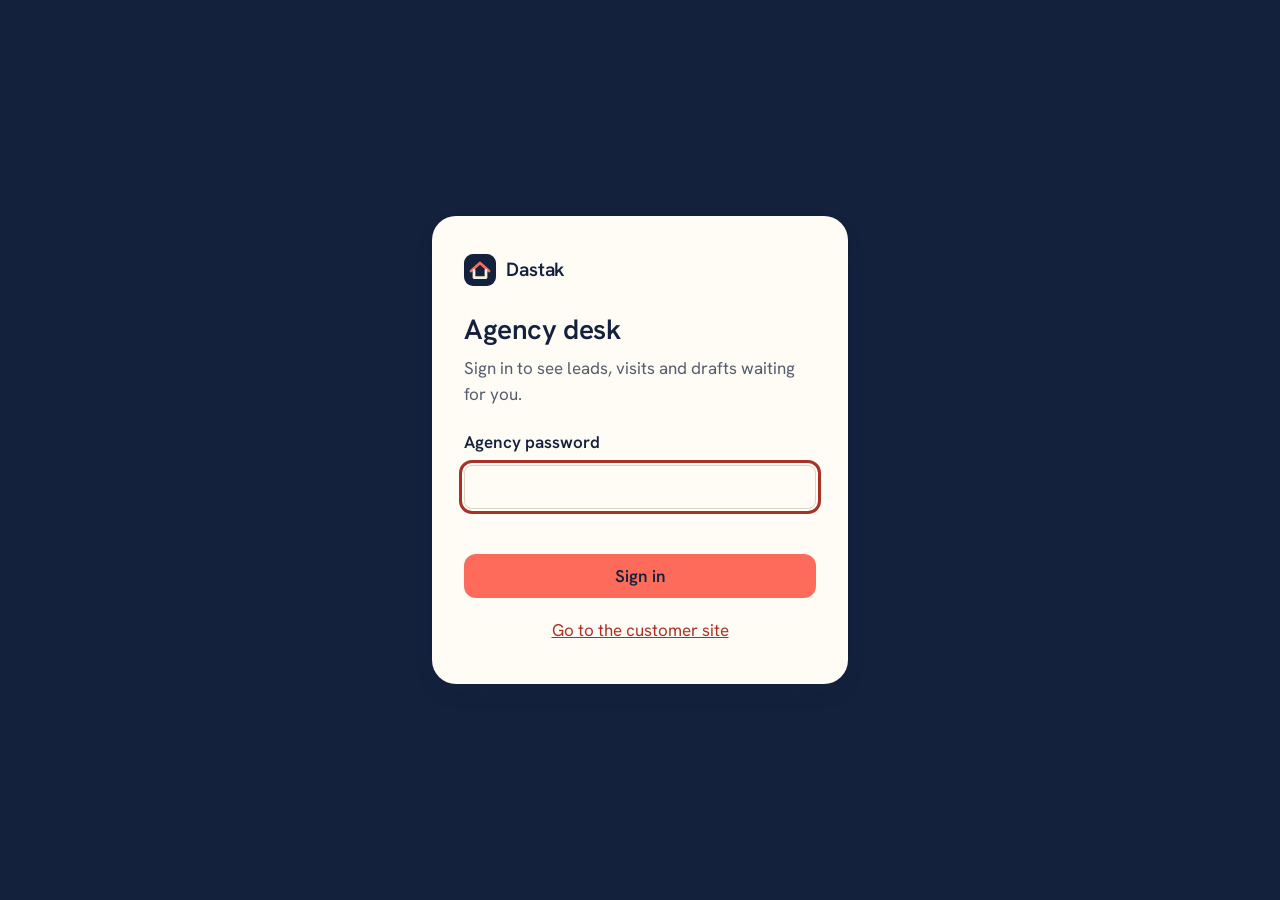
<file: frontend/admin.html>
<!doctype html>
<html lang="en">
<head>
  <meta charset="utf-8">
  <meta name="viewport" content="width=device-width, initial-scale=1, viewport-fit=cover">
  <title>Dastak agency desk</title>
  <meta name="robots" content="noindex">
  <meta name="theme-color" content="#14213d">
  <link rel="icon" href="icon.svg" type="image/svg+xml">
  <link rel="preconnect" href="https://fonts.googleapis.com">
  <link rel="preconnect" href="https://fonts.gstatic.com" crossorigin>
  <link href="https://fonts.googleapis.com/css2?family=Hanken+Grotesk:wght@300..700&display=swap" rel="stylesheet">
  <link rel="stylesheet" href="styles.css">
  <link rel="stylesheet" href="admin.css">
  <script src="config.js"></script>
</head>
<body>
  <a class="skip" href="#main">Skip to content</a>

  <section id="gate" class="gate" aria-labelledby="gate-title" hidden>
    <form id="gate-form">
      <p class="brand"><img src="icon.svg" width="32" height="32" alt="">Dastak</p>
      <h1 id="gate-title">Agency desk</h1>
      <p class="muted">Sign in to see leads, visits and drafts waiting for you.</p>
      <label for="token">Agency password</label>
      <input id="token" type="password" autocomplete="current-password" required aria-describedby="gate-error">
      <p class="problem" id="gate-error" role="alert"></p>
      <button class="btn btn-primary" type="submit">Sign in</button>
      <a href="./">Go to the customer site</a>
    </form>
  </section>

  <div id="desk" class="desk" hidden>
    <aside class="side">
      <a class="brand" href="./"><img src="icon.svg" width="32" height="32" alt=""><span>Dastak</span></a>
      <nav class="side-nav" aria-label="Desk">
        <a href="#today" data-view="today"><svg class="i" aria-hidden="true"><use href="icons.svg#today"/></svg><span>Today</span></a>
        <a href="#approvals" data-view="approvals"><svg class="i" aria-hidden="true"><use href="icons.svg#inbox"/></svg><span>Approvals</span><b class="badge" id="badge" hidden></b></a>
        <a href="#leads" data-view="leads"><svg class="i" aria-hidden="true"><use href="icons.svg#users"/></svg><span>Leads</span></a>
        <a href="#visits" data-view="visits"><svg class="i" aria-hidden="true"><use href="icons.svg#calendar"/></svg><span>Visits</span></a>
        <a href="#costs" data-view="costs"><svg class="i" aria-hidden="true"><use href="icons.svg#wallet"/></svg><span>Costs</span></a>
      </nav>
      <div class="side-foot">
        <a href="./"><svg class="i" aria-hidden="true"><use href="icons.svg#external"/></svg><span>Customer site</span></a>
        <button id="logout" type="button"><svg class="i" aria-hidden="true"><use href="icons.svg#logout"/></svg><span>Sign out</span></button>
      </div>
    </aside>

    <main id="main" tabindex="-1">
      <header class="view-head">
        <div><h1 id="view-title" tabindex="-1">Today</h1><p id="view-note" class="muted"></p></div>
        <div class="view-actions">
          <p id="updated" class="fine" role="status"></p>
          <button class="btn btn-quiet icon-only" id="refresh" type="button" aria-label="Refresh" title="Refresh"><svg class="i" aria-hidden="true"><use href="icons.svg#refresh"/></svg></button>
          <details class="only-phone menu"><summary class="btn btn-quiet icon-only" aria-label="More"><svg class="i" aria-hidden="true"><use href="icons.svg#user"/></svg></summary>
            <div><a href="./">Customer site</a><button type="button" id="logout-2">Sign out</button></div></details>
        </div>
      </header>

      <section data-panel="today" hidden>
        <div id="kpis" class="kpis"></div>
        <div class="two">
          <div class="box"><div class="box-head"><h2>Waiting for you</h2><a href="#approvals">All approvals</a></div><div id="today-approvals"></div></div>
          <div class="box"><div class="box-head"><h2>Next visits</h2><a href="#visits">All visits</a></div><div id="today-visits"></div></div>
        </div>
        <div class="box"><div class="box-head"><h2>Lead pipeline</h2><a href="#leads">All leads</a></div><div id="pipeline"></div></div>
      </section>

      <section data-panel="approvals" hidden>
        <div class="toolbar">
          <button class="btn btn-quiet" type="button" id="sweep"><svg class="i" aria-hidden="true"><use href="icons.svg#search"/></svg>Find quiet leads</button>
          <p class="muted">Looks for leads who stopped replying for a day and drafts a follow-up for each.</p>
        </div>
        <div id="drafts" class="stack"></div>
        <details class="box fold" id="handled-box" hidden><summary><h2 id="handled-title">Already handled</h2><svg class="i chev" aria-hidden="true"><use href="icons.svg#down"/></svg></summary><div id="handled"></div></details>
        <details class="box fold"><summary><h2>How approvals work</h2><svg class="i chev" aria-hidden="true"><use href="icons.svg#down"/></svg></summary>
          <div class="muted"><p>The assistant never messages a lead by itself. It writes a draft, and nothing moves forward until someone here approves it. Rejected drafts are kept for the record.</p></div></details>
      </section>

      <section data-panel="leads" hidden>
        <div class="toolbar">
          <div class="find"><svg class="i" aria-hidden="true"><use href="icons.svg#search"/></svg><label class="sr" for="q">Search leads</label><input id="q" type="search" placeholder="Search name, area or type" autocomplete="off"></div>
          <div class="segmented" id="lead-filter" role="group" aria-label="Lead status"></div>
        </div>
        <div class="split">
          <div class="box flush" id="lead-list"></div>
          <aside class="box detail" id="lead-detail" aria-live="polite"></aside>
        </div>
      </section>

      <section data-panel="visits" hidden>
        <div class="toolbar"><div class="segmented" id="visit-filter" role="group" aria-label="Which visits"></div></div>
        <div id="agenda" class="stack"></div>
      </section>

      <section data-panel="costs" hidden>
        <div class="box" id="spend"></div>
        <div id="cost-tiles" class="kpis"></div>
        <details class="box fold"><summary><h2>Tokens used</h2><svg class="i chev" aria-hidden="true"><use href="icons.svg#down"/></svg></summary><div id="tokens"></div></details>
      </section>
    </main>
  </div>
  <p id="toast" class="toast" role="status"></p>

  <script src="photos.js"></script>
  <script src="admin.js"></script>
</body>
</html>
</file>
<file: frontend/styles.css>
/* Dastak. Navy, cream and coral: dusk over Islamabad seen from the Margalla Hills.
   Coral means "your move" (primary action) and always carries navy text. Text pairs are at least 4.5:1 in both appearances. */
:root {
  --navy: #14213d; --navy-2: #1d2c4f; --cream: #f4ede0; --coral: #ff6b5b; --coral-hi: #ff8274;
  --bg: #f4ede0; --card: #fffbf5; --raise: #fbf5ea; --ink: #14213d; --muted: #545c6e; --line: #e0d5c3;
  --link: #a93226; --sel: #14213d; --on-sel: #f4ede0; --soft: #efe5d4;
  --ok: #1f6b4a; --ok-bg: #dfede2; --wait: #8a3a12; --wait-bg: #ffe3d6; --danger: #a3221c;
  --cell: #e6dccb; --ridge: #b9ad98;
  --text: "Hanken Grotesk", system-ui, -apple-system, "Segoe UI", Roboto, "Noto Sans", sans-serif;
  --plate: "Overpass", "Highway Gothic", system-ui, sans-serif;
  --r-s: 10px; --r-m: 16px; --r-l: 24px;
  --shadow: 0 1px 2px rgb(20 33 61 / .05), 0 10px 30px -12px rgb(20 33 61 / .18);
  --ease: cubic-bezier(.2, .7, .2, 1);
  color-scheme: light dark; interpolate-size: allow-keywords;
}
@media (prefers-color-scheme: dark) {
  :root {
    --bg: #0d162b; --card: #152141; --raise: #1a284c; --ink: #f4ede0; --muted: #aeb8cc; --line: #2b3a5e;
    --link: #ff9a8c; --sel: #f4ede0; --on-sel: #14213d; --soft: #22315a;
    --ok: #7fd6a8; --ok-bg: #12382f; --wait: #ffb199; --wait-bg: #43261f; --danger: #ff9a8c;
    --cell: #22315a; --ridge: #40517d; --shadow: 0 1px 2px rgb(0 0 0 / .3), 0 14px 34px -14px rgb(0 0 0 / .6);
  }
}
@media (prefers-contrast: more) { :root { --muted: var(--ink); --line: currentColor; } }

*, *::before, *::after { box-sizing: border-box; }
[hidden] { display: none !important; }
html { scroll-behavior: smooth; scroll-padding-top: 5.5rem; -webkit-text-size-adjust: 100%; }
body { margin: 0; font: 400 1.0625rem/1.55 var(--text); background: var(--bg); color: var(--ink); -webkit-font-smoothing: antialiased; }
h1, h2, h3 { margin: 0; line-height: 1.12; text-wrap: balance; font-weight: 600; letter-spacing: -.015em; }
p, ul, ol, figure { margin: 0; }
ul, ol { padding: 0; list-style: none; }
img { display: block; max-width: 100%; }
button, input, select { font: inherit; color: inherit; }
a { color: var(--link); }
.i { flex: none; width: 20px; height: 20px; fill: none; stroke: currentColor; stroke-width: 1.75; stroke-linecap: round; stroke-linejoin: round; }
:focus-visible { outline: 3px solid var(--link); outline-offset: 2px; border-radius: 8px; }
.wrap { width: 100%; max-width: 1320px; margin-inline: auto; padding-inline: max(1.25rem, env(safe-area-inset-left)) max(1.25rem, env(safe-area-inset-right)); }
.sr { position: absolute; width: 1px; height: 1px; overflow: hidden; clip-path: inset(50%); white-space: nowrap; }
.skip { position: absolute; left: 1rem; top: -4rem; z-index: 60; background: var(--card); color: var(--ink); padding: .75rem 1rem; border-radius: var(--r-s); }
.skip:focus { top: 1rem; }
.fine { font-size: .9rem; color: var(--muted); }
.row { display: flex; flex-wrap: wrap; gap: .5rem; }

.btn { display: inline-flex; align-items: center; justify-content: center; gap: .5rem; min-height: 44px; padding: .5rem 1.1rem; border: 1px solid transparent; border-radius: 12px; font-weight: 600; cursor: pointer; white-space: nowrap; transition: background-color .15s, border-color .15s; }
.btn-primary { background: var(--coral); color: var(--navy); }
.btn-primary:hover { background: var(--coral-hi); }
.btn-quiet { background: var(--card); border-color: var(--line); color: var(--ink); }
.btn-quiet:hover { background: var(--soft); }
.btn-quiet[aria-pressed="true"] { background: var(--sel); color: var(--on-sel); border-color: var(--sel); }
.btn-text { background: none; color: var(--link); padding-inline: .6rem; }
.btn-text:hover { text-decoration: underline; }
.btn:active { transform: translateY(1px); }
.btn:disabled { opacity: .55; cursor: default; }
input, select { width: 100%; min-height: 44px; padding: .5rem .8rem; border: 1px solid var(--line); border-radius: 12px; background: var(--card); }
select { appearance: none; padding-right: 2.2rem; background-image: linear-gradient(45deg, transparent 50%, currentColor 50%), linear-gradient(-45deg, transparent 50%, currentColor 50%); background-size: 6px 6px; background-position: right 1.1rem center, right .8rem center; background-repeat: no-repeat; }
input::placeholder { color: var(--muted); opacity: 1; }

/* top bar: always navy, so it reads as one piece with the hero */
.topbar { position: sticky; top: 0; z-index: 20; background: var(--navy); color: var(--cream); padding-top: env(safe-area-inset-top); }
.topbar .wrap { display: flex; justify-content: space-between; align-items: center; gap: 1rem; min-height: 68px; }
.brand { display: inline-flex; align-items: center; gap: .65rem; min-height: 44px; font-weight: 600; font-size: 1.2rem; letter-spacing: -.01em; color: inherit; text-decoration: none; }
.brand img { border-radius: 9px; box-shadow: 0 0 0 1px rgb(244 237 224 / .22); }
.topbar nav { display: flex; gap: .25rem; }
.topbar nav a, .topbar nav button { display: inline-flex; align-items: center; gap: .5rem; min-height: 44px; padding: 0 .85rem; color: inherit; text-decoration: none; border-radius: 10px; background: none; border: 0; cursor: pointer; }
.topbar nav a:hover, .topbar nav button:hover { background: rgb(244 237 224 / .12); }
.topbar :focus-visible, .hero :focus-visible, footer :focus-visible { outline-color: var(--coral); }

/* hero: the city at dusk, and one question */
.hero, .welcome { margin-top: -1px; }
.hero { position: relative; isolation: isolate; overflow: hidden; background: var(--navy); color: var(--cream); }
.hero-photo { position: absolute; inset: 0 0 0 auto; z-index: -2; width: 76%; height: 100%; object-fit: cover; object-position: 60% 62%; }
.hero::before { content: ""; position: absolute; inset: 0; z-index: -1; background:
  radial-gradient(55% 50% at 80% 12%, rgb(255 107 91 / .4), transparent 70%),
  linear-gradient(to bottom, var(--navy), transparent 22%, transparent 58%, var(--navy) 96%),
  linear-gradient(to right, var(--navy) 24%, rgb(20 33 61 / .72) 46%, rgb(20 33 61 / .12) 74%); }
.hero .wrap { padding-block: clamp(3.5rem, 9vw, 7.5rem) 1.75rem; }
.hero h1 { max-width: 13ch; font-size: clamp(2.75rem, 7vw, 5.5rem); font-weight: 350; line-height: 1; letter-spacing: -.035em; }
.hero .lead { max-width: 35rem; margin: 1.4rem 0 2rem; font-size: 1.1875rem; line-height: 1.5; color: #e6e0d6; }
.ask { position: relative; display: flex; gap: .5rem; max-width: 42rem; padding: .5rem; background: var(--cream); color: var(--navy); border-radius: 20px; box-shadow: 0 18px 50px -18px rgb(0 0 0 / .6); }
.ask > .i { position: absolute; left: 1.4rem; top: 50%; translate: 0 -50%; color: #545c6e; }
.ask input { min-height: 52px; padding-left: 3rem; border: 0; background: none; color: var(--navy); font-size: 1.0625rem; }
.ask input::placeholder { color: #545c6e; }
.ask input:focus-visible { outline: none; }
.ask:focus-within { box-shadow: 0 0 0 3px var(--coral), 0 18px 50px -18px rgb(0 0 0 / .6); }
.ask .btn { min-height: 52px; padding-inline: 1.5rem; border-radius: 14px; }
.examples { display: flex; flex-wrap: wrap; gap: .5rem; margin-top: 1rem; }
.examples button { min-height: 44px; padding: .3rem 1rem; border: 1px solid rgb(244 237 224 / .3); border-radius: 22px; background: rgb(20 33 61 / .55); color: var(--cream); cursor: pointer; font-size: 1rem; }
.examples button:hover { background: rgb(244 237 224 / .16); }
.assure { display: grid; grid-template-columns: repeat(4, auto); justify-content: space-between; gap: 1rem 2rem; margin-top: clamp(3rem, 7vw, 6rem); padding-top: 1.5rem; border-top: 1px solid rgb(244 237 224 / .18); }
.assure li { display: flex; align-items: center; gap: .65rem; }
.assure .i { color: var(--coral); }

/* welcome back: only what helps someone carry on */
.welcome { position: relative; background: var(--navy); color: var(--cream); }
.welcome .wrap { padding-block: .5rem 2.5rem; }
.welcome h2 { font-size: 1.35rem; margin-bottom: 1rem; }
.welcome-items { display: grid; grid-template-columns: repeat(auto-fit, minmax(min(100%, 280px), 1fr)); gap: .75rem; }
.welcome-items button { display: grid; grid-template-columns: auto 1fr auto; align-items: center; gap: .25rem 1rem; width: 100%; padding: 1rem 1.1rem; text-align: left; border: 1px solid rgb(244 237 224 / .16); border-radius: var(--r-m); background: var(--navy-2); color: inherit; cursor: pointer; transition: border-color .15s; }
.welcome-items button:hover { border-color: rgb(244 237 224 / .5); }
.welcome-items .i { width: 22px; height: 22px; }
.welcome-items .i:first-child { color: var(--coral); }
.welcome-items b { display: block; font-weight: 600; }
.welcome-items small { display: block; font-size: .9375rem; color: #c9cfdb; }

/* homes */
.section { padding-block: clamp(3rem, 6vw, 5rem); }
.section-head { display: flex; align-items: baseline; justify-content: space-between; gap: .25rem 1rem; flex-wrap: wrap; margin-bottom: 1.25rem; }
.section-head h2, .how h2 { font-size: clamp(1.9rem, 3.4vw, 2.6rem); font-weight: 500; letter-spacing: -.025em; }
.section-head p { color: var(--muted); }
.filters { display: flex; flex-wrap: wrap; gap: .75rem; align-items: flex-end; margin-bottom: 1.75rem; }
.filter-main { display: flex; gap: .5rem; }
.filter-fields { display: flex; flex: 1; flex-wrap: wrap; gap: .75rem; align-items: flex-end; }
.field { flex: 1 1 9rem; }
.field label { display: block; font-size: .9375rem; color: var(--muted); margin-bottom: .25rem; }
.segmented { display: inline-flex; padding: 3px; border: 1px solid var(--line); border-radius: 14px; background: var(--card); }
.segmented button { min-height: 44px; min-width: 4.5rem; padding: 0 1rem; border: 0; border-radius: 11px; background: none; font-weight: 600; cursor: pointer; }
.segmented button[aria-pressed="true"] { background: var(--sel); color: var(--on-sel); }
.only-small, .only-narrow { display: none; }

.browse { display: grid; grid-template-columns: minmax(0, 1.55fr) minmax(0, 1fr); gap: 2rem; align-items: start; }
.grid { display: grid; grid-template-columns: repeat(auto-fill, minmax(min(100%, 290px), 1fr)); gap: 1.5rem; }
.card { display: flex; flex-direction: column; background: var(--card); border-radius: var(--r-l); overflow: hidden; box-shadow: var(--shadow); }
.photo { position: relative; aspect-ratio: 480 / 326; background: var(--cell); overflow: hidden; }
.photo img { width: 100%; height: 100%; object-fit: cover; }
.photo .mini { position: absolute; inset: 8%; width: 84%; height: 84%; }
.plate { position: absolute; left: .9rem; bottom: .9rem; padding: .5rem .65rem .38rem; max-width: calc(100% - 1.8rem); border-radius: 8px; background: var(--navy); color: var(--cream); box-shadow: inset 0 0 0 2px var(--navy), inset 0 0 0 3px rgb(244 237 224 / .75); font: 700 1.05rem/1 var(--plate); }
.fits { position: absolute; left: .9rem; top: .9rem; display: inline-flex; align-items: center; gap: .35rem; padding: .25rem .7rem .25rem .5rem; border-radius: 999px; background: var(--cream); color: var(--navy); font-size: .9rem; font-weight: 600; }
.fits .i { width: 16px; height: 16px; stroke-width: 2.4; }
.save { position: absolute; right: .7rem; top: .7rem; display: grid; place-items: center; width: 44px; height: 44px; border: 0; border-radius: 50%; background: rgb(20 33 61 / .62); color: #fff; cursor: pointer; }
.save:hover { background: var(--navy); }
.save[aria-pressed="true"] { background: var(--cream); color: #c2392b; }
.save[aria-pressed="true"] .i { fill: currentColor; }
.card-body { display: flex; flex-direction: column; flex: 1; padding: 1.15rem 1.25rem 1.25rem; }
.price { font-size: 1.5rem; font-weight: 600; letter-spacing: -.02em; line-height: 1.2; }
.price small { font-size: 1rem; font-weight: 400; letter-spacing: 0; color: var(--muted); }
.card h3 { margin-top: .2rem; font-size: 1.0625rem; font-weight: 500; line-height: 1.35; letter-spacing: 0; }
.facts { display: flex; flex-wrap: wrap; gap: .35rem 1.1rem; margin: .85rem 0 .75rem; color: var(--muted); font-size: .9688rem; }
.facts li { display: inline-flex; align-items: center; gap: .4rem; }
.facts .i { width: 18px; height: 18px; }
.more { margin-top: auto; border-top: 1px solid var(--line); }
.more summary { display: flex; align-items: center; justify-content: space-between; min-height: 44px; cursor: pointer; list-style: none; font-size: .9688rem; }
.more p { padding-bottom: .85rem; color: var(--muted); font-size: .9688rem; }
.card .btn { width: 100%; }
.more-homes { display: flex; margin: 2rem auto 0; }
.photo-note { margin-top: 1.5rem; text-align: center; }
.message { grid-column: 1 / -1; padding: 3rem 1rem; text-align: center; display: grid; gap: 1rem; justify-items: center; }
.skeleton { height: 440px; border-radius: var(--r-l); background: var(--cell); }

/* the map */
.map-card { position: sticky; top: 88px; overflow: hidden; border-radius: var(--r-l); background: var(--card); box-shadow: var(--shadow); }
#map { position: relative; height: min(640px, calc(100vh - 250px)); min-height: 340px; background: var(--cell); overflow: hidden; font-family: var(--text); }
.map-wait { display: grid; place-items: center; height: 100%; color: var(--muted); }
.map-card figcaption { display: flex; flex-wrap: wrap; justify-content: space-between; gap: .1rem 1rem; padding: .85rem 1.1rem; }
.map-pin { position: relative; display: grid; place-items: center; width: 34px; height: 34px; padding: 0; border: 2.5px solid #fff; border-radius: 50%; background: var(--navy); color: #fff; cursor: pointer; box-shadow: 0 3px 8px rgb(20 33 61 / .4); font: 700 .9rem/1 var(--text); }
.map-pin b { font-weight: 700; }
.map-pin span { position: absolute; top: calc(100% + 2px); left: 50%; translate: -50% 0; display: none; padding: .1rem .35rem; border-radius: 6px; background: rgb(255 251 245 / .92); color: #14213d; font-size: .8125rem; font-weight: 600; line-height: 1.25; white-space: nowrap; pointer-events: none; }
.map-pin.named span, .map-pin:hover span, .map-pin:focus-visible span, .map-pin.lit span, .map-pin[aria-pressed="true"] span { display: block; }
.map-pin:hover, .map-pin:focus-visible, .map-pin.lit, .map-pin[aria-pressed="true"] { z-index: 5; }
.map-pin[aria-pressed="true"], .map-pin.lit { background: var(--coral); color: var(--navy); }
.map-pin:focus-visible { border-radius: 50%; }
@media (prefers-color-scheme: dark) { .map-pin { background: var(--cream); color: var(--navy); border-color: var(--navy); } .map-pin[aria-pressed="true"], .map-pin.lit { background: var(--coral); } }
.maplibregl-ctrl-group button { width: 40px !important; height: 40px !important; }
.maplibregl-ctrl-attrib { font-size: 11px; }

/* the schematic map: shown only if the real one can't load */
.map { display: block; width: 100%; height: 100%; padding: 1rem; }
.map, .mini { fill: none; stroke: currentColor; stroke-width: 2; stroke-linecap: round; stroke-linejoin: round; }
.cells rect { fill: var(--cell); stroke: none; }
#map .cells rect { fill: var(--card); }
.ridge { stroke: var(--ridge); stroke-width: 2.5; }
.where { fill: var(--muted); stroke: none; font: 600 9px var(--text); text-anchor: middle; }
.mark { cursor: pointer; }
.mark .hit { fill: transparent; stroke: none; }
.mark .dot { fill: var(--navy); stroke: var(--card); stroke-width: 1.5; }
.axis { fill: var(--muted); stroke: none; font: 700 10px var(--plate); text-anchor: middle; }
.mark .name { fill: var(--ink); stroke: var(--cell); stroke-width: 3; paint-order: stroke; font: 600 9px var(--text); pointer-events: none; }
.mark .name[data-end] { text-anchor: end; }
.mark .count { fill: #fff; stroke: none; font: 700 9.5px var(--plate); text-anchor: middle; pointer-events: none; }
.mark[aria-pressed="true"] .dot { fill: var(--coral); r: 10px; }
.mark[aria-pressed="true"] .count { fill: var(--navy); }
.mark:focus-visible { outline: none; }
.mark:focus-visible .dot { stroke: var(--link); stroke-width: 4; r: 10px; }
.mini .pin { fill: var(--coral); stroke: var(--card); stroke-width: 3; }
.mini .cells rect { fill: var(--card); }

/* accordions */
.accordion { border-top: 1px solid var(--line); }
.accordion details { border-bottom: 1px solid var(--line); }
.accordion summary { display: grid; grid-template-columns: auto 1fr auto; align-items: center; gap: 1rem; min-height: 68px; padding: .75rem .25rem; cursor: pointer; list-style: none; font-size: 1.1875rem; font-weight: 500; }
summary::-webkit-details-marker { display: none; }
.accordion summary .i:first-child { width: 24px; height: 24px; color: var(--link); }
.accordion summary:hover span { text-decoration: underline; text-decoration-thickness: 1px; text-underline-offset: 4px; }
.chev { transition: rotate .25s var(--ease); color: var(--muted); }
details[open] > summary .chev { rotate: 180deg; }
.accordion details > div { max-width: 60ch; padding: 0 .25rem 1.5rem calc(24px + 1.25rem); color: var(--muted); display: grid; gap: .9rem; }

.how { background: var(--card); padding-block: clamp(3.5rem, 8vw, 7rem); }
.how .wrap { display: grid; grid-template-columns: minmax(0, 5fr) minmax(0, 7fr); gap: clamp(2rem, 6vw, 6rem); align-items: start; }
.how-photo { position: sticky; top: 100px; border-radius: var(--r-l); overflow: hidden; background: var(--navy); }
.how-photo img { width: 100%; height: auto; aspect-ratio: 4 / 5; object-fit: cover; }
.how h2 { margin-bottom: 1.5rem; }
.how h2.second { margin-top: 3.5rem; }

footer { background: var(--navy); color: #c9cfdb; padding-block: 3rem 7.5rem; }
footer .wrap { display: grid; grid-template-columns: auto minmax(0, 34rem) auto; gap: 1.5rem 3rem; align-items: center; justify-content: space-between; }
footer .brand { color: var(--cream); }
footer nav { display: flex; flex-wrap: wrap; gap: 0 1.25rem; }
footer nav a { display: inline-flex; align-items: center; min-height: 44px; color: var(--cream); }

/* chat */
.chat-fab { position: fixed; right: max(1.25rem, env(safe-area-inset-right)); bottom: max(1.25rem, env(safe-area-inset-bottom)); z-index: 30; display: inline-flex; align-items: center; gap: .6rem; min-height: 56px; padding: 0 1.4rem; border: 0; border-radius: 28px; background: var(--coral); color: var(--navy); font-weight: 600; cursor: pointer; box-shadow: 0 10px 30px -6px rgb(20 33 61 / .5); }
.chat-fab:hover { background: var(--coral-hi); }
.chat { position: fixed; right: max(1.25rem, env(safe-area-inset-right)); bottom: max(1.25rem, env(safe-area-inset-bottom)); z-index: 40; width: min(430px, calc(100vw - 2rem)); height: min(720px, calc(100dvh - 2.5rem)); display: flex; flex-direction: column; background: var(--card); border-radius: var(--r-l); overflow: hidden; box-shadow: 0 0 0 1px var(--line), 0 30px 70px -16px rgb(10 16 34 / .55); visibility: hidden; opacity: 0; transform: translateY(14px) scale(.985); transform-origin: 100% 100%; transition: opacity .2s var(--ease), transform .25s var(--ease), visibility 0s .25s; }
.chat.open { visibility: visible; opacity: 1; transform: none; transition-delay: 0s; }
.chat-head, .about, .quick, .chat-input, .chat-foot { flex: none; }
.chat-head { display: grid; grid-template-columns: auto 1fr auto; align-items: center; gap: .8rem; padding: .8rem .6rem .8rem 1rem; background: var(--navy); color: var(--cream); }
.chat-head img { border-radius: 10px; box-shadow: 0 0 0 1px rgb(244 237 224 / .22); }
.chat-head h2 { font-size: 1.0625rem; letter-spacing: 0; }
.chat-head p { font-size: .9rem; line-height: 1.35; color: #c9cfdb; }
.chat-actions { display: flex; }
.chat-actions button { display: grid; place-items: center; width: 44px; height: 44px; border: 0; border-radius: 12px; background: none; color: inherit; cursor: pointer; }
.chat-actions button:hover { background: rgb(244 237 224 / .14); }
.chat-head :focus-visible { outline-color: var(--coral); }
.about { border-bottom: 1px solid var(--line); background: var(--raise); font-size: .9375rem; }
.about summary { display: grid; grid-template-columns: auto 1fr auto; align-items: center; gap: .6rem; min-height: 44px; padding: .35rem 1rem; cursor: pointer; list-style: none; }
.about summary span { overflow: hidden; text-overflow: ellipsis; white-space: nowrap; }
.about > div { padding: .25rem 1rem 1rem; display: grid; gap: .75rem; }
.chips { display: flex; flex-wrap: wrap; gap: .4rem; }
.chips li { padding: .15rem .7rem; border-radius: 999px; background: var(--card); box-shadow: inset 0 0 0 1px var(--line); }
.chat-body { flex: 1 1 auto; min-height: 60px; overflow-y: auto; padding: 1.1rem 1rem; display: flex; flex-direction: column; gap: .6rem; overscroll-behavior: contain; }
.chat-body > * { flex: none; }
.bubble { max-width: 88%; padding: .65rem .95rem; border-radius: 18px; overflow-wrap: anywhere; }
.agent-msg { align-self: flex-start; background: var(--soft); border-bottom-left-radius: 6px; }
.user-msg { align-self: flex-end; background: var(--sel); color: var(--on-sel); border-bottom-right-radius: 6px; }
.error-msg { align-self: flex-start; border: 1px solid var(--danger); color: var(--danger); }
.error-msg button { display: block; margin-top: .4rem; min-height: 44px; padding: 0 .9rem; border: 1px solid currentColor; border-radius: 10px; background: none; font-weight: 600; cursor: pointer; }
.bubble p + p, .bubble p + ul, .bubble ul + p { margin-top: .45rem; }
.bubble ul { padding-left: 1.1rem; list-style: disc; }
.did { align-self: flex-start; display: inline-flex; align-items: center; gap: .4rem; font-size: .9rem; color: var(--muted); }
.did .i { width: 16px; height: 16px; color: var(--ok); stroke-width: 2.2; }
.found { align-self: stretch; display: grid; gap: .5rem; }
.found button { display: grid; grid-template-columns: 64px 1fr auto; align-items: center; gap: .85rem; width: 100%; padding: .5rem .75rem .5rem .5rem; text-align: left; border: 1px solid var(--line); border-radius: var(--r-m); background: var(--card); cursor: pointer; }
.found button:hover { background: var(--raise); }
.found img, .found .ph { width: 64px; height: 64px; border-radius: 10px; object-fit: cover; background: var(--cell); }
.found b { display: block; font-weight: 600; line-height: 1.3; }
.found small { display: block; font-size: .9rem; line-height: 1.35; color: var(--muted); }
.typing { color: var(--muted); }
.quick { display: flex; flex-wrap: wrap; gap: .5rem; padding: 0 1rem; }
.quick:not(:empty) { padding-bottom: .7rem; }
.quick button { min-height: 44px; padding: .35rem 1.1rem; border: 1px solid var(--line); border-radius: 22px; background: var(--card); cursor: pointer; font-weight: 600; }
.quick button:hover { background: var(--soft); }
.quick .yes { background: var(--coral); color: var(--navy); border-color: var(--coral); }
.quick .yes:hover { background: var(--coral-hi); }
.chat-input { display: flex; gap: .5rem; padding: .65rem 1rem; border-top: 1px solid var(--line); }
.chat-input input { border-radius: 22px; padding-inline: 1.1rem; background: var(--bg); }
.send { flex: none; width: 44px; height: 44px; border: 0; border-radius: 50%; background: var(--coral); color: var(--navy); cursor: pointer; display: grid; place-items: center; }
.send:disabled { opacity: .5; }
.send .i { stroke-width: 2.3; }
.chat-foot { padding: 0 1rem .8rem; font-size: .875rem; color: var(--muted); text-align: center; }

@media (prefers-reduced-motion: no-preference) {
  .skeleton { animation: pulse 1.4s ease-in-out infinite; }
  @keyframes pulse { 50% { opacity: .55; } }
  details::details-content { block-size: 0; overflow: clip; opacity: 0; transition: block-size .28s var(--ease), opacity .2s, content-visibility .28s allow-discrete; }
  details[open]::details-content { block-size: auto; opacity: 1; }
  .hero-photo { animation: settle 1.6s var(--ease) both; }
  @keyframes settle { from { scale: 1.05; opacity: 0; } }
}
@media (prefers-reduced-motion: reduce) { html { scroll-behavior: auto; } .chat, .btn:active, .chev { transition: none; transform: none; } }

@media (max-width: 1060px) {
  .browse { grid-template-columns: minmax(0, 1fr); }
  .browse > .map-card { order: -1; position: static; display: none; }
  .browse > .map-card.open { display: block; }
  #map { height: min(56vh, 420px); }
  .only-narrow { display: inline-flex; }
}
@media (max-width: 900px) {
  .assure { grid-template-columns: repeat(2, minmax(0, 1fr)); justify-content: stretch; }
  .how .wrap { grid-template-columns: minmax(0, 1fr); }
  .how-photo { position: static; }
  .how-photo img { aspect-ratio: 16 / 9; object-position: 50% 78%; }
  footer .wrap { grid-template-columns: minmax(0, 1fr); gap: .75rem; }
}
@media (max-width: 620px) {
  .wide { display: none !important; }
  .hero-photo { width: 100%; object-position: 62% 40%; }
  .hero::before { background: radial-gradient(90% 40% at 90% 4%, rgb(255 107 91 / .42), transparent 70%), linear-gradient(to bottom, rgb(20 33 61 / .62), rgb(20 33 61 / .74) 45%, var(--navy) 90%); }
  .ask { flex-direction: column; }
  .ask > .i { top: 34px; }
  .filters, .filter-fields { gap: .6rem; }
  .filter-main { width: 100%; }
  .filter-main .segmented { flex: 1; }
  .segmented button { flex: 1; min-width: 0; }
  .only-small { display: inline-flex; }
  .filter-fields { display: none; flex-basis: 100%; }
  .filter-fields.open { display: grid; grid-template-columns: 1fr 1fr; }
  .filter-main .btn { padding-inline: .8rem; }
  .accordion summary { font-size: 1.0938rem; gap: .8rem; }
  .accordion details > div { padding-left: .25rem; }
  .chat { inset: 0; width: 100vw; height: 100dvh; border-radius: 0; padding-bottom: env(safe-area-inset-bottom); }
  .chat-head { padding-top: max(.8rem, env(safe-area-inset-top)); }
}
@media (max-width: 400px) { .assure { grid-template-columns: minmax(0, 1fr); } .filter-main .i { display: none; } }
@media (max-height: 520px) { .chat-foot { display: none; } }
</file>
<file: frontend/admin.css>
/* Agency desk: one job per view, one list per screen. Coral marks only what is waiting for a person. */
.muted { color: var(--muted); }
:root { --bar: #2f4a86; --bar-bg: #e3dccd; }
@media (prefers-color-scheme: dark) { :root { --bar: #8fa8e0; --bar-bg: #26355c; } }

/* sign in */
.gate { min-height: 100dvh; display: grid; place-items: center; padding: 1.25rem; background: var(--navy); }
.gate form { width: min(100%, 26rem); display: grid; gap: .6rem; padding: 2rem; border-radius: var(--r-l); background: var(--card); box-shadow: var(--shadow); }
.gate h1 { margin-top: .75rem; font-size: 1.75rem; }
.gate label { margin-top: .75rem; font-weight: 600; }
.gate a { display: inline-flex; align-items: center; justify-content: center; min-height: 44px; }
.problem { color: var(--danger); min-height: 1.5em; }

/* frame */
.desk { display: grid; grid-template-columns: 248px minmax(0, 1fr); min-height: 100dvh; }
.side { position: sticky; top: 0; height: 100dvh; display: flex; flex-direction: column; padding: 1.25rem .9rem; background: var(--navy); color: var(--cream); overflow-y: auto; }
.side .brand { padding-inline: .6rem; margin-bottom: 1.5rem; }
.side-nav, .side-foot { display: grid; gap: .2rem; }
.side-foot { margin-top: auto; padding-top: 1rem; border-top: 1px solid rgb(244 237 224 / .16); }
.side-nav a, .side-foot a, .side-foot button { display: flex; align-items: center; gap: .85rem; min-height: 46px; padding: 0 .8rem; border: 0; border-radius: 12px; background: none; color: #c9cfdb; text-decoration: none; cursor: pointer; text-align: left; }
.side-nav a:hover, .side-foot a:hover, .side-foot button:hover { background: rgb(244 237 224 / .1); color: var(--cream); }
.side-nav a[aria-current] { background: rgb(244 237 224 / .14); color: var(--cream); font-weight: 600; }
.badge { margin-left: auto; min-width: 26px; padding: .05rem .45rem; border-radius: 999px; background: var(--coral); color: var(--navy); font-size: .875rem; font-weight: 700; text-align: center; }
.side :focus-visible { outline-color: var(--coral); }

main { padding: 2rem clamp(1.25rem, 3.5vw, 3rem) 4rem; max-width: 1280px; width: 100%; }
main:focus { outline: none; }
.view-head { display: flex; justify-content: space-between; align-items: flex-start; gap: 1rem; margin-bottom: 2rem; }
.view-head h1 { font-size: 2.1rem; font-weight: 500; letter-spacing: -.025em; }
.view-head h1:focus { outline: none; }
.view-note { margin-top: .25rem; }
.view-actions { display: flex; align-items: center; gap: .75rem; }
.icon-only { width: 44px; padding: 0; }
.only-phone { display: none; }
.toolbar { display: flex; flex-wrap: wrap; align-items: center; gap: .75rem 1.25rem; margin-bottom: 1.5rem; }
.stack { display: grid; gap: 1rem; }
.box { padding: 1.5rem; border-radius: 20px; background: var(--card); box-shadow: var(--shadow); }
.box.flush { padding: .4rem; }
main section > .box, main section > .two { margin-top: 1.5rem; }
.box-head { display: flex; justify-content: space-between; align-items: center; gap: 1rem; margin-bottom: .5rem; }
.box h2 { font-size: 1.1875rem; letter-spacing: -.01em; }
.box-head a { display: inline-flex; align-items: center; min-height: 44px; }
.two { display: grid; grid-template-columns: repeat(2, minmax(0, 1fr)); gap: 1.5rem; align-items: start; }
.empty { display: grid; justify-items: center; gap: .5rem; padding: 2rem 1rem; text-align: center; color: var(--muted); }
.empty .i { width: 28px; height: 28px; }
.fold { padding-block: .5rem; }
.fold summary { display: flex; justify-content: space-between; align-items: center; min-height: 48px; cursor: pointer; list-style: none; }
.fold > div { padding: .25rem 0 1rem; max-width: 68ch; }

/* headline numbers */
.kpis { display: grid; grid-template-columns: repeat(auto-fit, minmax(200px, 1fr)); gap: 1rem; }
.kpi { display: grid; gap: .1rem; padding: 1.25rem 1.4rem; border-radius: 20px; background: var(--card); box-shadow: var(--shadow); color: inherit; text-decoration: none; }
a.kpi:hover .kpi-label { text-decoration: underline; text-underline-offset: 3px; }
.kpi-label { display: flex; align-items: center; gap: .55rem; color: var(--muted); }
.kpi b { font-size: 2.25rem; font-weight: 600; letter-spacing: -.03em; line-height: 1.2; }
.kpi small { font-size: .9375rem; color: var(--muted); }
.kpi.due { background: var(--wait-bg); }
.kpi.due .kpi-label, .kpi.due small { color: var(--wait); }

/* rows */
.rows > * + * { border-top: 1px solid var(--line); }
.row-item { display: grid; grid-template-columns: auto minmax(0, 1fr) auto; gap: .25rem 1rem; align-items: center; padding: .9rem 0; }
.row-item img { width: 52px; height: 52px; border-radius: 12px; object-fit: cover; background: var(--cell); }
.row-item b, .draft b { font-weight: 600; }
.row-item p { color: var(--muted); font-size: .9688rem; line-height: 1.4; overflow-wrap: anywhere; }
.avatar { display: grid; place-items: center; width: 42px; height: 42px; border-radius: 50%; background: var(--soft); color: var(--ink); font-weight: 600; font-size: .9375rem; }
.tag { display: inline-flex; align-items: center; gap: .35rem; padding: .15rem .7rem .15rem .55rem; border-radius: 999px; background: var(--soft); color: var(--ink); font-size: .9rem; font-weight: 600; white-space: nowrap; }
.tag .i { width: 15px; height: 15px; stroke-width: 2.2; }
.tag.good { background: var(--ok-bg); color: var(--ok); }
.tag.wait { background: var(--wait-bg); color: var(--wait); }
.tag.off { background: none; color: var(--muted); box-shadow: inset 0 0 0 1px var(--line); }
.draft { display: grid; gap: .75rem; padding: 1rem 0; }
.stack > .draft { padding: 1.5rem; border-radius: 20px; background: var(--card); box-shadow: var(--shadow); }
.draft-head { display: flex; align-items: center; gap: .8rem; }
.draft-head p { font-size: .9375rem; color: var(--muted); }
.draft blockquote { margin: 0; padding: .9rem 1.1rem; border-radius: 4px 16px 16px 16px; background: var(--raise); box-shadow: inset 0 0 0 1px var(--line); overflow-wrap: anywhere; max-width: 68ch; }

/* pipeline: how many leads sit at each step */
.pipe { display: grid; grid-template-columns: 9rem minmax(0, 1fr) 3rem; align-items: center; gap: .25rem 1rem; min-height: 48px; color: inherit; text-decoration: none; border-radius: 10px; }
.pipe:hover span:first-child { text-decoration: underline; text-underline-offset: 3px; }
.pipe b { text-align: right; font-weight: 600; font-variant-numeric: tabular-nums; }
.track { height: 12px; border-radius: 6px; background: var(--bar-bg); overflow: hidden; }
.track i { display: block; height: 100%; border-radius: 6px; background: var(--bar); }
.track i.warn { background: #c2541d; }
.track i.stop { background: #b3261e; }

/* leads */
.find { position: relative; flex: 1 1 16rem; max-width: 24rem; }
.find .i { position: absolute; left: .9rem; top: 12px; color: var(--muted); pointer-events: none; }
.find input { padding-left: 2.7rem; }
.toolbar .segmented button { min-width: 0; }
.segmented small { font-size: .875rem; font-weight: 400; margin-left: .3rem; }
.split { display: grid; grid-template-columns: minmax(0, 1.5fr) minmax(0, 1fr); gap: 1.5rem; align-items: start; }
.lead { display: grid; grid-template-columns: auto minmax(0, 1fr) auto; gap: .2rem 1rem; align-items: center; width: 100%; padding: .85rem 1rem; border: 0; border-radius: 16px; background: none; text-align: left; cursor: pointer; }
.lead:hover { background: var(--raise); }
.lead[aria-current] { background: var(--soft); }
.lead[aria-current] .avatar { background: var(--sel); color: var(--on-sel); }
.lead b { display: block; font-weight: 600; }
.lead span.line { display: block; color: var(--muted); font-size: .9375rem; overflow: hidden; text-overflow: ellipsis; white-space: nowrap; }
.lead .end { display: grid; justify-items: end; gap: .25rem; font-size: .875rem; color: var(--muted); }
.detail { position: sticky; top: 2rem; }
.detail-head { display: flex; align-items: center; gap: 1rem; margin-bottom: 1.25rem; }
.detail-head .avatar { width: 52px; height: 52px; font-size: 1.1rem; }
.detail h2 { font-size: 1.35rem; }
.detail h3 { margin: 1.5rem 0 .25rem; font-size: 1rem; }
.detail dl { margin: 0; display: grid; grid-template-columns: auto minmax(0, 1fr); gap: .55rem 1.5rem; }
.detail dt { color: var(--muted); }
.detail dd { margin: 0; text-align: right; overflow-wrap: anywhere; }
.back { display: none; }

/* visits */
.day { padding: 1rem 1.5rem; }
.day h2 { padding: .4rem 0 .5rem; }
.day h2 span { font-weight: 400; color: var(--muted); }
.visit { display: grid; grid-template-columns: 5.5rem auto minmax(0, 1fr) auto; gap: .25rem 1.1rem; align-items: center; padding: .9rem 0; border-top: 1px solid var(--line); }
.visit time { font-weight: 600; font-variant-numeric: tabular-nums; }
.visit img { width: 64px; height: 52px; border-radius: 12px; object-fit: cover; background: var(--cell); }
.visit b { font-weight: 600; }
.visit p { color: var(--muted); font-size: .9688rem; }

/* costs */
.hero-figure { font-size: clamp(2.75rem, 6vw, 3.75rem); font-weight: 500; letter-spacing: -.04em; line-height: 1.1; }
.hero-figure small { font-size: 1.125rem; font-weight: 400; letter-spacing: 0; color: var(--muted); }
.meter { display: grid; gap: .5rem; margin-top: 1.5rem; }
.meter p { display: flex; justify-content: space-between; gap: 1rem; color: var(--muted); }
#costs .kpis, #cost-tiles { margin-top: 1.5rem; }
table { width: 100%; border-collapse: collapse; }
th, td { padding: .65rem 0; text-align: left; border-bottom: 1px solid var(--line); font-weight: 400; }
td { text-align: right; font-variant-numeric: tabular-nums; }
tr:last-child > * { border-bottom: 0; }

.toast { position: fixed; left: 50%; bottom: max(1.5rem, env(safe-area-inset-bottom)); z-index: 50; translate: -50% 1rem; max-width: calc(100vw - 2rem); padding: .8rem 1.25rem; border-radius: 14px; background: var(--sel); color: var(--on-sel); box-shadow: 0 12px 34px -8px rgb(0 0 0 / .45); opacity: 0; pointer-events: none; transition: opacity .2s, translate .2s var(--ease); }
.toast.show { opacity: 1; translate: -50% 0; }

@media (max-width: 1080px) { .two { grid-template-columns: minmax(0, 1fr); } }
@media (max-width: 900px) {
  /* leads: list, then one lead */
  .split { grid-template-columns: minmax(0, 1fr); }
  .split .detail { display: none; position: static; }
  .split.open .detail { display: block; }
  .split.open #lead-list { display: none; }
  .back { display: inline-flex; margin-bottom: 1rem; }
}
@media (max-width: 760px) {
  .desk { grid-template-columns: minmax(0, 1fr); }
  .side { position: fixed; inset: auto 0 0; z-index: 30; height: auto; padding: .35rem .35rem max(.35rem, env(safe-area-inset-bottom)); box-shadow: 0 -8px 24px -12px rgb(0 0 0 / .4); overflow: visible; }
  .side .brand, .side-foot { display: none; }
  .side-nav { grid-template-columns: repeat(5, minmax(0, 1fr)); gap: 0; }
  .side-nav a { position: relative; flex-direction: column; justify-content: center; gap: .15rem; min-height: 56px; padding: 0; font-size: .8125rem; border-radius: 14px; }
  .badge { position: absolute; top: 2px; left: calc(50% + 6px); min-width: 20px; font-size: .75rem; padding: 0 .3rem; }
  main { padding-bottom: 7rem; padding-top: max(1.25rem, env(safe-area-inset-top)); }
  .view-head { margin-bottom: 1.25rem; }
  .view-actions #updated { display: none; }
  .only-phone { display: block; position: relative; }
  .menu > div { position: absolute; right: 0; top: calc(100% + .4rem); z-index: 10; display: grid; min-width: 12rem; padding: .4rem; border-radius: 16px; background: var(--card); box-shadow: 0 0 0 1px var(--line), var(--shadow); }
  .menu > div > * { display: flex; align-items: center; min-height: 46px; padding: 0 .9rem; border: 0; border-radius: 10px; background: none; color: var(--ink); text-decoration: none; text-align: left; }
  .kpis { grid-template-columns: repeat(2, minmax(0, 1fr)); gap: .75rem; }
  .kpi { padding: 1rem; align-content: start; }
  .kpi-label { font-size: .9375rem; }
  .kpi b { font-size: 1.75rem; }
  .box { padding: 1.15rem; }
  .segmented { width: 100%; }
  .segmented button { flex: auto; padding: 0 .4rem; font-size: .9375rem; white-space: nowrap; }
  #lead-filter small { display: none; }
  .pipe { grid-template-columns: 6.5rem minmax(0, 1fr) 2rem; }
  .visit { grid-template-columns: auto minmax(0, 1fr); }
  .visit time { grid-column: 1 / -1; }
  .visit .tag { grid-column: 2; justify-self: start; }
  .lead { padding-inline: .6rem; }
  .lead span.line { white-space: normal; }
  .toast { bottom: 6rem; }
}
</file>
